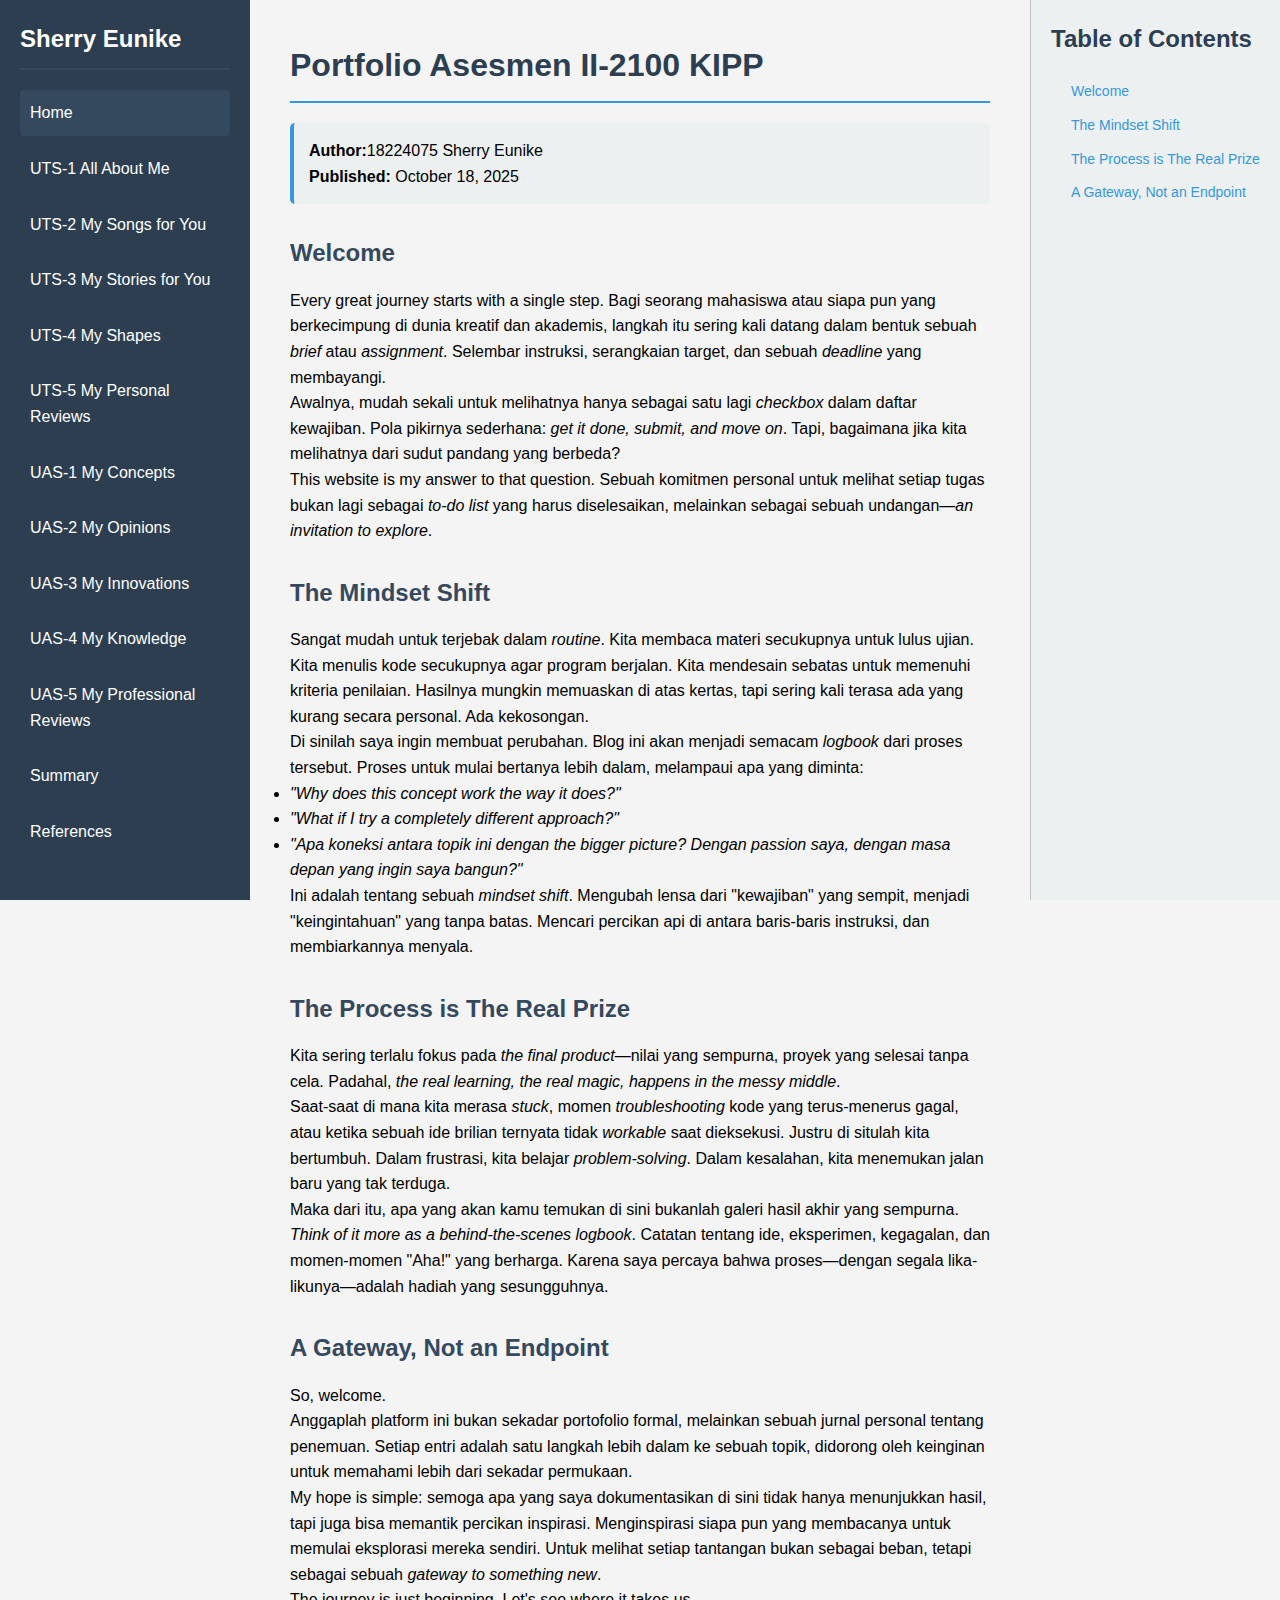
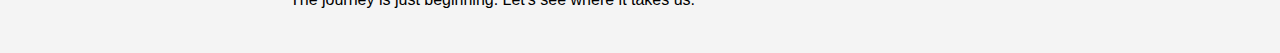
<file: index.html>
<!DOCTYPE html>
<html lang="en">
<head>
    <meta charset="UTF-8">
    <meta name="viewport" content="width=device-width, initial-scale=1.0">
    <title>Portfolio Asesmen II-2100 KIPP</title>
    <link rel="stylesheet" href="styles.css">
</head>
<body>
    <div class="container">
        <nav class="sidebar">
            <h2>Sherry Eunike</h2>
            <ul>
                <li><a href="#home" class="active">Home</a></li>
                <li><a href="#introduction">UTS-1 All About Me</a></li>
                <li><a href="#mysongs">UTS-2 My Songs for You</a></li>
                <li><a href="#mystories">UTS-3 My Stories for You</a></li>
                <li><a href="#myshapes">UTS-4 My Shapes</a></li>
                <li><a href="#mypersonal">UTS-5 My Personal Reviews</a></li>
                <li><a href="#myconcepts">UAS-1 My Concepts</a></li>
                <li><a href="#myopinions">UAS-2 My Opinions</a></li>
                <li><a href="#myinnovations">UAS-3 My Innovations</a></li>
                <li><a href="#myknowledge">UAS-4 My Knowledge</a></li>
                <li><a href="#myprofessional">UAS-5 My Professional Reviews</a></li>
                <li><a href="#summary">Summary</a></li>
                <li><a href="#references">References</a></li>
            </ul>
        </nav>
        
        <main class="content">
            <div id="home" class="page active">
                <h1>Portfolio Asesmen II-2100 KIPP</h1>
                <div class="page-info">
                    <p><strong>Author:</strong>18224075 Sherry Eunike</p>
                    <p><strong>Published:</strong> October 18, 2025</p>
                </div>
                <h2>Welcome</h2>
                <p>
                    Every great journey starts with a single step. Bagi seorang mahasiswa atau siapa pun yang berkecimpung di dunia kreatif dan akademis, langkah itu sering kali datang dalam bentuk sebuah <em>brief</em> atau <em>assignment</em>. Selembar instruksi, serangkaian target, dan sebuah <em>deadline</em> yang membayangi.
                </p>
                <p>
                    Awalnya, mudah sekali untuk melihatnya hanya sebagai satu lagi <em>checkbox</em> dalam daftar kewajiban. Pola pikirnya sederhana: <em>get it done, submit, and move on</em>. Tapi, bagaimana jika kita melihatnya dari sudut pandang yang berbeda?
                </p>
                
                <p>
                    This website is my answer to that question. Sebuah komitmen personal untuk melihat setiap tugas bukan lagi sebagai <em>to-do list</em> yang harus diselesaikan, melainkan sebagai sebuah undangan—<em>an invitation to explore</em>.
                </p>

                <h2>The Mindset Shift</h2>
                <p>
                    Sangat mudah untuk terjebak dalam <em>routine</em>. Kita membaca materi secukupnya untuk lulus ujian. Kita menulis kode secukupnya agar program berjalan. Kita mendesain sebatas untuk memenuhi kriteria penilaian. Hasilnya mungkin memuaskan di atas kertas, tapi sering kali terasa ada yang kurang secara personal. Ada kekosongan.
                </p>
                <p>
                    Di sinilah saya ingin membuat perubahan. Blog ini akan menjadi semacam <em>logbook</em> dari proses tersebut. Proses untuk mulai bertanya lebih dalam, melampaui apa yang diminta:
                </p>
                <p>
                    <ul>
                        <li><em>"Why does this concept work the way it does?"</em></li>
                        <li><em>"What if I try a completely different approach?"</em></li>
                        <li><em>"Apa koneksi antara topik ini dengan the bigger picture? Dengan passion saya, dengan masa depan yang ingin saya bangun?"</em></li>
                    </ul>
                </p>
                <p>
                    Ini adalah tentang sebuah <em>mindset shift</em>. Mengubah lensa dari "kewajiban" yang sempit, menjadi "keingintahuan" yang tanpa batas. Mencari percikan api di antara baris-baris instruksi, dan membiarkannya menyala.
                </p>

                <h2>The Process is The Real Prize</h2>
                <p>
                    Kita sering terlalu fokus pada <em>the final product</em>—nilai yang sempurna, proyek yang selesai tanpa cela. Padahal, <em>the real learning, the real magic, happens in the messy middle</em>.
                </p>
                <p>
                    Saat-saat di mana kita merasa <em>stuck</em>, momen <em>troubleshooting</em> kode yang terus-menerus gagal, atau ketika sebuah ide brilian ternyata tidak <em>workable</em> saat dieksekusi. Justru di situlah kita bertumbuh. Dalam frustrasi, kita belajar <em>problem-solving</em>. Dalam kesalahan, kita menemukan jalan baru yang tak terduga.
                </p>
                <p>
                    Maka dari itu, apa yang akan kamu temukan di sini bukanlah galeri hasil akhir yang sempurna. <em>Think of it more as a behind-the-scenes logbook</em>. Catatan tentang ide, eksperimen, kegagalan, dan momen-momen "Aha!" yang berharga. Karena saya percaya bahwa proses—dengan segala lika-likunya—adalah hadiah yang sesungguhnya.
                </p>

                <h2>A Gateway, Not an Endpoint</h2>
                <p>
                    So, welcome.
                </p>
                <p>
                    Anggaplah platform ini bukan sekadar portofolio formal, melainkan sebuah jurnal personal tentang penemuan. Setiap entri adalah satu langkah lebih dalam ke sebuah topik, didorong oleh keinginan untuk memahami lebih dari sekadar permukaan.
                </p>
                <p>
                    My hope is simple: semoga apa yang saya dokumentasikan di sini tidak hanya menunjukkan hasil, tapi juga bisa memantik percikan inspirasi. Menginspirasi siapa pun yang membacanya untuk memulai eksplorasi mereka sendiri. Untuk melihat setiap tantangan bukan sebagai beban, tetapi sebagai sebuah <em>gateway to something new</em>.
                </p>
                <p>
                    The journey is just beginning. Let's see where it takes us.
                </p>
            </div>
        </main>
        
        <aside class="toc">
            <h2>Table of Contents</h2>
            <div id="toc-content">
                <p>Select a page to view its table of contents.</p>
            </div>
        </aside>
    </div>
    
    <script src="script.js"></script>
</body>
</html>
</file>
<file: styles.css>
* {
    margin: 0;
    padding: 0;
    box-sizing: border-box;
}

body {
    font-family: Arial, sans-serif;
    line-height: 1.6;
    background-color: #f4f4f4;
}

.container {
    display: flex;
    min-height: 100vh;
}

.sidebar {
    width: 250px;
    background-color: #2c3e50;
    color: white;
    padding: 20px;
    position: fixed;
    height: 100vh;
    overflow-y: auto;
}

.sidebar h2 {
    margin-bottom: 20px;
    padding-bottom: 10px;
    border-bottom: 2px solid #34495e;
}

.sidebar ul {
    list-style: none;
}

.sidebar li {
    margin-bottom: 10px;
}

.sidebar a {
    color: white;
    text-decoration: none;
    padding: 10px;
    display: block;
    border-radius: 4px;
    transition: background-color 0.3s;
}

.sidebar a:hover,
.sidebar a.active {
    background-color: #34495e;
}

.content {
    margin-left: 250px;   /* ruang untuk sidebar kiri */
    margin-right: 250px;  /* ruang untuk TOC kanan */
    flex: 1;
    padding: 40px;
}

.page {
    display: none;
}

.page.active {
    display: block;
}

.page h1 {
    color: #2c3e50;
    margin-bottom: 20px;
    border-bottom: 2px solid #3498db;
    padding-bottom: 10px;
}

.page h2 {
    color: #34495e;
    margin: 30px 0 15px 0;
}

.page-info {
    background-color: #ecf0f1;
    padding: 15px;
    border-radius: 5px;
    margin-bottom: 30px;
    border-left: 4px solid #3498db;
}

.page img {
    max-width: 100%;
    height: auto;
    margin: 20px 0;
    border-radius: 5px;
    box-shadow: 0 2px 5px rgba(0,0,0,0.1);
}

.page iframe {
    width: 100%;
    max-width: 560px;
    height: 315px;
    margin: 20px 0;
}

.page a {
    color: #3498db;
    text-decoration: none;
    font-weight: bold;
}

.page a:hover {
    text-decoration: underline;
}

.toc {
    width: 250px;
    background-color: #ecf0f1;
    padding: 20px;
    position: fixed;
    right: 0;
    height: 100vh;
    overflow-y: auto;
    border-left: 1px solid #bdc3c7;
}

.toc h2 {
    margin-bottom: 20px;
    color: #2c3e50;
}

.toc ul {
    list-style: none;
    padding-left: 20px;
}

.toc li {
    margin-bottom: 8px;
}

.toc a {
    color: #3498db;
    text-decoration: none;
    font-size: 14px;
}

.toc a:hover {
    text-decoration: underline;
}

@media (max-width: 768px) {
    .sidebar {
        width: 200px;
    }
    
    .content {
        margin-left: 200px;
        padding: 20px;
    }
    
    .toc {
        width: 200px;
    }
}
</file>
